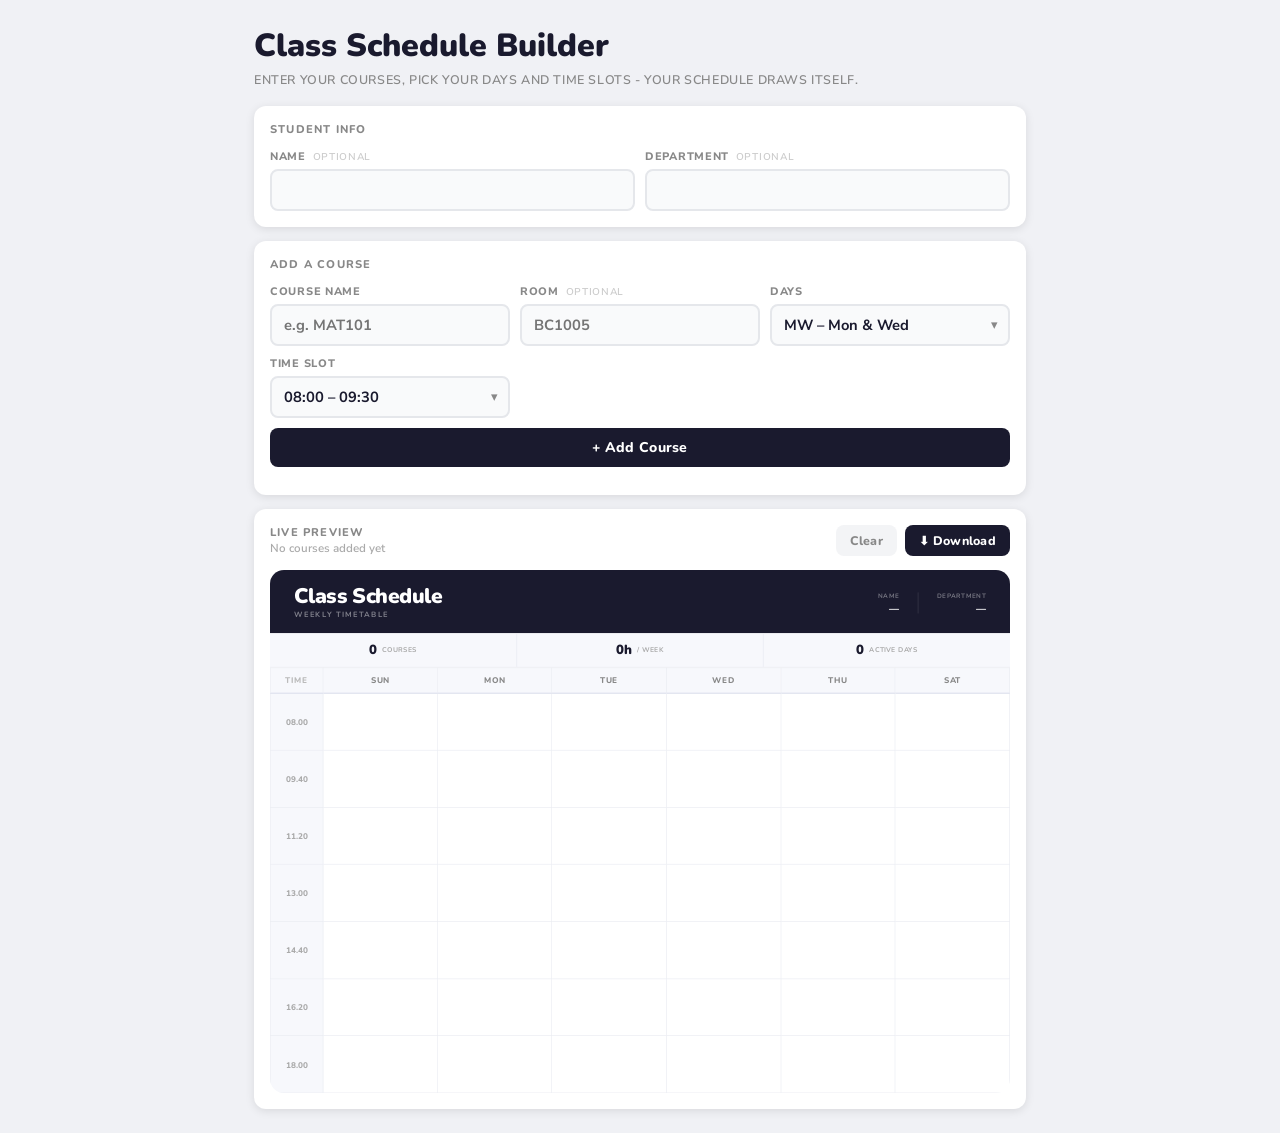
<file: index.html>
<!DOCTYPE html>
<html lang="en">
<head>
  <meta charset="UTF-8">
  <meta name="viewport" content="width=device-width, initial-scale=1.0">
  <title>Class Schedule Builder</title>
  <link href="https://fonts.googleapis.com/css2?family=Nunito:wght@400;600;700;800;900&family=Nunito+Sans:wght@400;600;700&display=swap" rel="stylesheet">
  <style>
    :root {
      --bg: #f0f1f5;
      --white: #ffffff;
      --dark: #1a1a2e;
      --mid: #888;
      --accent: #4f46e5;
      --shadow: rgba(0,0,0,0.10);
      --radius: 12px;
    }

    * { box-sizing: border-box; margin: 0; padding: 0; }

    body {
      font-family: 'Nunito Sans', sans-serif;
      background: var(--bg);
      min-height: 100vh;
      padding: 16px;
      color: var(--dark);
    }

    .page-header { margin-bottom: 18px; }
    .page-header h1 {
      font-family: 'Nunito', sans-serif;
      font-size: 2rem;
      font-weight: 900;
      color: var(--dark);
      margin-bottom: 4px;
    }
    .page-header p {
      font-size: 0.78rem;
      color: var(--mid);
      font-weight: 600;
      letter-spacing: 0.6px;
      text-transform: uppercase;
    }

    .panel {
      background: var(--white);
      border-radius: var(--radius);
      padding: 16px;
      margin-bottom: 14px;
      box-shadow: 0 2px 10px var(--shadow);
    }
    .panel-title {
      font-family: 'Nunito', sans-serif;
      font-size: 0.7rem;
      font-weight: 800;
      letter-spacing: 1.2px;
      text-transform: uppercase;
      color: var(--mid);
      margin-bottom: 12px;
    }

    .info-grid {
      display: grid;
      grid-template-columns: 1fr 1fr;
      gap: 10px;
    }
    @media (max-width: 400px) {
      .info-grid { grid-template-columns: 1fr; }
    }

    .form-grid {
      display: grid;
      grid-template-columns: 1fr 1fr;
      gap: 10px;
    }
    .form-group {
      display: flex;
      flex-direction: column;
      gap: 5px;
    }
    .form-group.full { grid-column: 1 / -1; }

    label {
      font-size: 0.68rem;
      font-weight: 800;
      letter-spacing: 0.7px;
      text-transform: uppercase;
      color: var(--mid);
    }
    .opt {
      font-weight: 600;
      color: #ccc;
      margin-left: 3px;
      font-size: 0.62rem;
    }

    input[type="text"], select {
      font-family: 'Nunito Sans', sans-serif;
      font-size: 0.92rem;
      font-weight: 700;
      border: 2px solid #e5e7eb;
      border-radius: 8px;
      padding: 9px 12px;
      color: var(--dark);
      background: #f9fafb;
      outline: none;
      width: 100%;
      transition: border-color 0.2s, background 0.2s;
      -webkit-appearance: none;
      appearance: none;
    }
    input[type="text"]:focus, select:focus {
      border-color: var(--accent);
      background: var(--white);
    }

    /* Custom select arrow */
    .select-wrap { position: relative; }
    .select-wrap::after {
      content: '▾';
      position: absolute;
      right: 12px;
      top: 50%;
      transform: translateY(-50%);
      color: var(--mid);
      font-size: 0.8rem;
      pointer-events: none;
    }
    .select-wrap select { padding-right: 30px; }

    .btn {
      font-family: 'Nunito', sans-serif;
      font-weight: 800;
      font-size: 0.88rem;
      letter-spacing: 0.3px;
      padding: 10px 18px;
      border: none;
      border-radius: 8px;
      cursor: pointer;
      transition: opacity 0.15s, transform 0.1s;
      width: 100%;
      text-align: center;
    }
    .btn:active { transform: scale(0.97); }
    .btn-add  { background: var(--dark); color: #fff; }
    .btn-add:hover { opacity: 0.85; }
    .btn-clear { background: #f3f4f6; color: var(--mid); }
    .btn-clear:hover { background: #e5e7eb; }
    .btn-download { background: var(--dark); color: #fff; }
    .btn-download:hover { opacity: 0.85; }

    .entry-list {
      display: flex;
      flex-direction: column;
      gap: 6px;
      margin-top: 12px;
    }
    .entry-tag {
      display: flex;
      align-items: center;
      gap: 8px;
      border-radius: 8px;
      padding: 8px 10px 8px 12px;
      font-size: 0.8rem;
      font-weight: 700;
      border-left: 4px solid #999;
    }
    .entry-tag .tag-info { flex: 1; display: flex; flex-direction: column; gap: 1px; }
    .entry-tag .tag-name { font-size: 0.84rem; font-weight: 800; }
    .entry-tag .tag-meta { font-size: 0.72rem; font-weight: 500; opacity: 0.65; }
    .entry-tag .remove-btn {
      cursor: pointer;
      font-size: 1rem;
      color: #ccc;
      line-height: 1;
      padding: 4px;
      transition: color 0.15s;
      flex-shrink: 0;
    }
    .entry-tag .remove-btn:hover { color: #ef4444; }

    .preview-wrap {
      background: var(--white);
      border-radius: var(--radius);
      padding: 16px;
      box-shadow: 0 2px 10px var(--shadow);
    }
    .preview-actions {
      display: flex;
      justify-content: space-between;
      align-items: center;
      margin-bottom: 14px;
      gap: 8px;
    }
    .preview-label {
      font-family: 'Nunito', sans-serif;
      font-size: 0.7rem;
      font-weight: 800;
      letter-spacing: 1.2px;
      text-transform: uppercase;
      color: var(--mid);
    }
    .preview-meta {
      font-size: 0.72rem;
      color: #aaa;
      font-weight: 600;
    }
    .preview-btns { display: flex; gap: 8px; align-items: center; }
    .preview-btns .btn { width: auto; font-size: 0.78rem; padding: 7px 14px; }

    /* ── Poster canvas: fixed 800×640, scaled uniformly ── */
    .poster-scaler {
      width: 100%;
      overflow: hidden;
      border-radius: 14px;
    }
    #posterCard {
      width: 1123px;
      height: 794px;
      transform-origin: top left;
      background: #ffffff;
      border-radius: 14px;
      overflow: hidden;
      display: flex;
      flex-direction: column;
      font-family: 'Nunito', sans-serif;
    }

    /* Coloured header band */
    .poster-header {
      background: #1a1a2e;
      padding: 24px 36px 20px;
      display: flex;
      align-items: center;
      justify-content: space-between;
      flex-shrink: 0;
    }
    .poster-header-left { display: flex; flex-direction: column; gap: 4px; }
    .poster-title {
      font-weight: 900;
      font-size: 2rem;
      color: #ffffff;
      letter-spacing: -0.5px;
      line-height: 1;
    }
    .poster-subtitle {
      font-size: 0.72rem;
      font-weight: 700;
      color: rgba(255,255,255,0.45);
      letter-spacing: 2px;
      text-transform: uppercase;
    }
    .poster-header-right {
      display: flex;
      gap: 28px;
      align-items: center;
    }
    .poster-info-chip {
      display: flex;
      flex-direction: column;
      align-items: flex-end;
      gap: 3px;
    }
    .poster-info-chip .chip-label {
      font-size: 0.6rem;
      font-weight: 700;
      color: rgba(255,255,255,0.4);
      text-transform: uppercase;
      letter-spacing: 1px;
    }
    .poster-info-chip .chip-val {
      font-size: 0.95rem;
      font-weight: 800;
      color: #fff;
    }
    .poster-divider {
      width: 1px;
      height: 32px;
      background: rgba(255,255,255,0.15);
    }

    /* Stats row */
    .poster-stats {
      background: #f7f8fc;
      border-bottom: 1px solid #e8eaf0;
      display: flex;
      flex-shrink: 0;
    }
    .pstat {
      flex: 1;
      display: flex;
      align-items: center;
      justify-content: center;
      gap: 8px;
      padding: 12px 0;
      border-right: 1px solid #e8eaf0;
    }
    .pstat:last-child { border-right: none; }
    .pstat-val {
      font-weight: 900;
      font-size: 1.25rem;
      color: #1a1a2e;
    }
    .pstat-lbl {
      font-size: 0.65rem;
      font-weight: 700;
      color: #aaa;
      text-transform: uppercase;
      letter-spacing: 0.5px;
    }

    /* Table */
    .poster-table-wrap {
      flex: 1;
      overflow: hidden;
      display: flex;
      flex-direction: column;
    }
    .poster-table {
      width: 100%;
      height: 100%;
      border-collapse: collapse;
      table-layout: fixed;
    }
    .poster-table th, .poster-table td {
      border: 1px solid #eaecf2;
      text-align: center;
      vertical-align: middle;
      padding: 0;
    }
    .poster-table thead th {
      background: #f7f8fc;
      font-weight: 800;
      font-size: 0.78rem;
      color: #888;
      padding: 10px 4px;
      text-transform: uppercase;
      letter-spacing: 0.8px;
      border-bottom: 2px solid #e0e3ee;
    }
    .poster-table thead th:first-child {
      width: 80px;
      color: #bbb;
    }
    .poster-table tbody tr {
      height: calc(100% / 7);
    }
    .poster-table tbody td {
      font-size: 0.9rem;
    }
    .poster-table tbody td.time-cell {
      font-weight: 800;
      font-size: 0.78rem;
      color: #aaa;
      background: #f7f8fc;
      letter-spacing: 0.3px;
    }
    .poster-table tbody tr:hover td { background-color: #fafbff; }
    .poster-table tbody tr:hover td.time-cell { background-color: #f7f8fc; }

    .pcourse-card {
      display: flex;
      flex-direction: column;
      align-items: center;
      justify-content: center;
      height: 100%;
      padding: 6px 4px;
      border-top: 4px solid;
      gap: 3px;
      animation: popIn 0.18s cubic-bezier(0.34,1.56,0.64,1);
    }
    @keyframes popIn {
      from { transform: scale(0.85); opacity: 0; }
      to   { transform: scale(1);   opacity: 1; }
    }
    .pcourse-name {
      font-weight: 900;
      font-size: 0.88rem;
      line-height: 1.1;
      overflow: hidden;
      text-overflow: ellipsis;
      white-space: nowrap;
      max-width: 92%;
    }
    .pcourse-room {
      font-size: 0.7rem;
      font-weight: 700;
      opacity: 0.6;
      overflow: hidden;
      text-overflow: ellipsis;
      white-space: nowrap;
      max-width: 92%;
    }

    @media (min-width: 640px) {
      body { padding: 24px; max-width: 820px; margin: 0 auto; }
      .form-grid { grid-template-columns: 1fr 1fr 1fr; }
      .btn-add-wrap { grid-column: auto; }
    }
    /* Poster internals are always fixed-size – no responsive overrides needed */
  </style>
</head>
<body>

  <div class="page-header">
    <h1>Class Schedule Builder</h1>
    <p>Enter your courses, pick your days and time slots - your schedule draws itself.</p>
  </div>

  <div class="panel">
    <div class="panel-title">Student Info</div>
    <div class="info-grid">
      <div class="form-group">
        <label>Name <span class="opt">optional</span></label>
        <input class="info-input" id="studentName" type="text">
      </div>
      <div class="form-group">
        <label>Department <span class="opt">optional</span></label>
        <input class="info-input" id="studentDept" type="text">
      </div>
    </div>
  </div>

  <div class="panel">
    <div class="panel-title">Add a Course</div>
    <div class="form-grid">

      <div class="form-group">
        <label>Course Name</label>
        <input type="text" id="courseName" placeholder="e.g. MAT101" maxlength="12">
      </div>

      <div class="form-group">
        <label>Room <span class="opt">optional</span></label>
        <input type="text" id="courseRoom" placeholder="BC1005" maxlength="10">
      </div>

      <div class="form-group">
        <label>Days</label>
        <div class="select-wrap">
          <select id="courseDays">
            <option value="MW">MW – Mon &amp; Wed</option>
            <option value="ST">ST – Sun &amp; Tue</option>
            <option value="AR">AR – Thu &amp; Sat</option>
          </select>
        </div>
      </div>

      <div class="form-group">
        <label>Time Slot</label>
        <div class="select-wrap">
          <select id="courseSlot">
            <option value="0">08:00 – 09:30</option>
            <option value="1">09:40 – 11:10</option>
            <option value="2">11:20 – 12:50</option>
            <option value="3">13:00 – 14:30</option>
            <option value="4">14:40 – 16:10</option>
            <option value="5">16:20 – 17:50</option>
            <option value="6">18:00 – 19:30</option>
          </select>
        </div>
      </div>

      <div class="form-group full">
        <button class="btn btn-add" onclick="addCourse()">+ Add Course</button>
      </div>

    </div>
    <div class="entry-list" id="entryList"></div>
  </div>

    <div class="preview-wrap">
    <div class="preview-actions">
      <div>
        <div class="preview-label">Live Preview</div>
        <div class="preview-meta" id="previewMeta">No courses added yet</div>
      </div>
      <div class="preview-btns">
        <button class="btn btn-clear" onclick="clearAll()">Clear</button>
        <button class="btn btn-download" id="dlBtn" onclick="downloadPNG()">⬇ Download</button>
      </div>
    </div>

    <div class="poster-scaler" id="posterScaler">
    <div id="posterCard">

      <!-- Header band -->
      <div class="poster-header">
        <div class="poster-header-left">
          <div class="poster-title">Class Schedule</div>
          <div class="poster-subtitle">Weekly Timetable</div>
        </div>
        <div class="poster-header-right">
          <div class="poster-info-chip">
            <span class="chip-label">Name</span>
            <span class="chip-val" id="pName">—</span>
          </div>
          <div class="poster-divider"></div>
          <div class="poster-info-chip">
            <span class="chip-label">Department</span>
            <span class="chip-val" id="pDept">—</span>
          </div>
        </div>
      </div>

      <!-- Stats strip -->
      <div class="poster-stats">
        <div class="pstat"><span class="pstat-val" id="pStatCourses">0</span><span class="pstat-lbl">Courses</span></div>
        <div class="pstat"><span class="pstat-val" id="pStatHours">0h</span><span class="pstat-lbl">/ week</span></div>
        <div class="pstat"><span class="pstat-val" id="pStatDays">0</span><span class="pstat-lbl">Active days</span></div>
      </div>

      <!-- Table -->
      <div class="poster-table-wrap">
        <table class="poster-table" id="posterTable">
          <thead id="pHead"></thead>
          <tbody id="pBody"></tbody>
        </table>
      </div>

    </div>
    </div><!-- /posterScaler -->
  </div>

  <script>
    const POSTER_W = 1123;
    const POSTER_H = 794;

    function scalePoster() {
      const scaler = document.getElementById('posterScaler');
      const card   = document.getElementById('posterCard');
      const available = scaler.clientWidth;
      const scale = available / POSTER_W;
      card.style.transform = `scale(${scale})`;
      scaler.style.height = (POSTER_H * scale) + 'px';
    }

    window.addEventListener('resize', scalePoster);

    const DAYS   = ['Sun','Mon','Tue','Wed','Thu','Sat'];
    const SLOTS  = ['08:00–09:30','09:40–11:10','11:20–12:50','13:00–14:30','14:40–16:10','16:20–17:50','18:00–19:30'];
    const COLORS = [
      { bg:'#e8f5e9', border:'#43a047', text:'#2e7d32' },
      { bg:'#e3f2fd', border:'#1e88e5', text:'#1565c0' },
      { bg:'#fff3e0', border:'#fb8c00', text:'#e65100' },
      { bg:'#fce4ec', border:'#e91e63', text:'#880e4f' },
      { bg:'#f3e5f5', border:'#8e24aa', text:'#4a148c' },
      { bg:'#e0f2f1', border:'#00897b', text:'#004d40' },
      { bg:'#fffde7', border:'#f9a825', text:'#f57f17' },
      { bg:'#fbe9e7', border:'#f4511e', text:'#bf360c' },
    ];
    const DAY_MAP = { MW:[1,3], ST:[0,2], AR:[4,5] };

    let courses = [];

    function nextColor() {
      const used = new Set(courses.map(c => c.color));
      for (let i = 0; i < COLORS.length; i++) if (!used.has(i)) return i;
      const counts = Array(COLORS.length).fill(0);
      courses.forEach(c => counts[c.color]++);
      return counts.indexOf(Math.min(...counts));
    }

    function addCourse() {
      const name = document.getElementById('courseName').value.trim().toUpperCase();
      const room = document.getElementById('courseRoom').value.trim().toUpperCase();
      const days = document.getElementById('courseDays').value;
      const slot = parseInt(document.getElementById('courseSlot').value);
      if (!name) { alert('Please enter a course name.'); return; }

      const newDayCols = DAY_MAP[days] || [];
      const conflict = courses.find(c => {
        if (c.slot !== slot) return false;
        const existingCols = DAY_MAP[c.days] || [];
        return newDayCols.some(d => existingCols.includes(d));
      });
      if (conflict) {
        const conflictDays = newDayCols
          .filter(d => (DAY_MAP[conflict.days] || []).includes(d))
          .map(d => DAYS[d]).join(' & ');
        showConflictError(`Conflict: ${conflict.name} already occupies ${conflictDays} at ${SLOTS[slot].split('–')[0].trim()}`);
        return;
      }

      clearConflictError();
      courses.push({ name, room, days, slot, color: nextColor() });
      document.getElementById('courseName').value = '';
      document.getElementById('courseRoom').value = '';
      renderTags();
      renderPreview();
    }

    function showConflictError(msg) {
      let el = document.getElementById('conflictMsg');
      if (!el) {
        el = document.createElement('div');
        el.id = 'conflictMsg';
        el.style.cssText = `
          margin-top: 10px; padding: 9px 13px;
          background: #fef2f2; border: 1.5px solid #fca5a5;
          border-radius: 8px; color: #b91c1c;
          font-size: 0.8rem; font-weight: 700;
          display: flex; align-items: center; gap: 7px;
        `;
        document.getElementById('entryList').before(el);
      }
      el.innerHTML = `<span style="font-size:1rem">⚠️</span> ${msg}`;
      el.style.display = 'flex';
    }

    function clearConflictError() {
      const el = document.getElementById('conflictMsg');
      if (el) el.style.display = 'none';
    }

    function removeCourse(i) {
      courses.splice(i, 1);
      renderTags();
      renderPreview();
    }

    function clearAll() {
      courses = [];
      renderTags();
      renderPreview();
    }

    function renderTags() {
      const list = document.getElementById('entryList');
      list.innerHTML = '';
      courses.forEach((c, i) => {
        const col = COLORS[c.color];
        const tag = document.createElement('div');
        tag.className = 'entry-tag';
        tag.style.borderColor = col.border;
        tag.style.background  = col.bg;
        tag.style.color       = col.text;
        const roomPart = c.room ? ` · ${c.room}` : '';
        const slotLabel = SLOTS[c.slot].split('–')[0];
        tag.innerHTML = `
          <div class="tag-info">
            <span class="tag-name">${c.name}</span>
            <span class="tag-meta">${c.days}${roomPart} · ${slotLabel}</span>
          </div>
          <span class="remove-btn" onclick="removeCourse(${i})">✕</span>
        `;
        list.appendChild(tag);
      });
    }

    function renderPreview() {
      const sName = document.getElementById('studentName').value.trim();
      const sDept = document.getElementById('studentDept').value.trim();

      document.getElementById('pName').textContent = sName || '—';
      document.getElementById('pDept').textContent = sDept || '—';

      const uniqueDays = new Set();
      courses.forEach(c => (DAY_MAP[c.days] || []).forEach(d => uniqueDays.add(d)));
      const totalHours = courses.length * 3;
      document.getElementById('pStatCourses').textContent = courses.length;
      document.getElementById('pStatHours').textContent   = totalHours + 'h';
      document.getElementById('pStatDays').textContent    = uniqueDays.size;

      const meta = courses.length === 0
        ? 'No courses added yet'
        : `${courses.length} course${courses.length > 1 ? 's' : ''} added`;
      document.getElementById('previewMeta').textContent = meta;

      const grid = Array.from({length: SLOTS.length}, () => Array(DAYS.length).fill(null));
      courses.forEach(c => {
        (DAY_MAP[c.days] || []).forEach(di => { grid[c.slot][di] = c; });
      });

      const head = document.getElementById('pHead');
      let headHtml = '<tr><th>Time</th>';
      DAYS.forEach((d) => {
        headHtml += `<th>${d}</th>`;
      });
      headHtml += '</tr>';
      head.innerHTML = headHtml;

      const body = document.getElementById('pBody');
      let bodyHtml = '';
      SLOTS.forEach((slot, si) => {
        const t1 = slot.split('–')[0].trim();
        const label = t1.replace(':', '.');
        bodyHtml += `<tr><td class="time-cell">${label}</td>`;
        DAYS.forEach((_, di) => {
          const c = grid[si][di];
          if (c) {
            const col = COLORS[c.color];
            bodyHtml += `<td style="padding:0; background:${col.bg};">
              <div class="pcourse-card" style="border-top-color:${col.border}; color:${col.text};">
                <div class="pcourse-name">${c.name}</div>
                ${c.room ? `<div class="pcourse-room">${c.room}</div>` : ''}
              </div>
            </td>`;
          } else {
            bodyHtml += `<td></td>`;
          }
        });
        bodyHtml += '</tr>';
      });
      body.innerHTML = bodyHtml;
    }

    // ── Pure Canvas download — pixel-perfect, no html2canvas ──────────────
    function downloadPNG() {
      const btn = document.getElementById('dlBtn');
      btn.textContent = '…';
      btn.disabled = true;

      const S = 3;
      const W = POSTER_W * S;
      const H = POSTER_H * S;

      const canvas = document.createElement('canvas');
      canvas.width  = W;
      canvas.height = H;
      const ctx = canvas.getContext('2d');
      ctx.scale(S, S);

      const sName = document.getElementById('studentName').value.trim() || '—';
      const sDept = document.getElementById('studentDept').value.trim() || '—';
      const uniqueDays = new Set();
      courses.forEach(c => (DAY_MAP[c.days]||[]).forEach(d => uniqueDays.add(d)));
      const totalHours = courses.length * 3;

      // Layout
      const PW = POSTER_W, PH = POSTER_H;
      const HDR_H   = 90;
      const STAT_H  = 50;
      const THEAD_H = 36;
      const TIME_W  = 82;
      const TABLE_Y = HDR_H + STAT_H;
      const BODY_H  = PH - TABLE_Y - THEAD_H;
      const ROW_H   = BODY_H / SLOTS.length;
      const COL_W   = (PW - TIME_W) / DAYS.length;

      // Background
      ctx.fillStyle = '#ffffff';
      ctx.fillRect(0, 0, PW, PH);

      // Header
      ctx.fillStyle = '#1a1a2e';
      ctx.fillRect(0, 0, PW, HDR_H);

      ctx.textBaseline = 'middle';
      ctx.fillStyle = '#ffffff';
      ctx.font = `900 26px Nunito, sans-serif`;
      ctx.fillText('Class Schedule', 36, 36);
      ctx.font = `700 10px Nunito, sans-serif`;
      ctx.fillStyle = 'rgba(255,255,255,0.4)';
      ctx.fillText('WEEKLY TIMETABLE', 36, 60);

      // Name chip (right side)
      ctx.textAlign = 'right';
      ctx.font = `700 9px Nunito, sans-serif`;
      ctx.fillStyle = 'rgba(255,255,255,0.4)';
      ctx.fillText('NAME', PW - 160, 33);
      ctx.font = `800 13px Nunito, sans-serif`;
      ctx.fillStyle = '#ffffff';
      ctx.fillText(sName, PW - 160, 55);

      // Divider
      ctx.strokeStyle = 'rgba(255,255,255,0.15)';
      ctx.lineWidth = 1;
      ctx.beginPath(); ctx.moveTo(PW - 148, 22); ctx.lineTo(PW - 148, 72); ctx.stroke();

      // Dept chip
      ctx.textAlign = 'right';
      ctx.font = `700 9px Nunito, sans-serif`;
      ctx.fillStyle = 'rgba(255,255,255,0.4)';
      ctx.fillText('DEPARTMENT', PW - 28, 33);
      ctx.font = `800 13px Nunito, sans-serif`;
      ctx.fillStyle = '#ffffff';
      ctx.fillText(sDept, PW - 28, 55);
      ctx.textAlign = 'left';

      // Stats strip
      ctx.fillStyle = '#f7f8fc';
      ctx.fillRect(0, HDR_H, PW, STAT_H);
      ctx.strokeStyle = '#e8eaf0';
      ctx.lineWidth = 1;
      ctx.beginPath(); ctx.moveTo(0, HDR_H + STAT_H); ctx.lineTo(PW, HDR_H + STAT_H); ctx.stroke();

      [
        { val: String(courses.length), lbl: 'COURSES' },
        { val: totalHours + 'h',        lbl: '/ WEEK'  },
        { val: String(uniqueDays.size), lbl: 'ACTIVE DAYS' },
      ].forEach((s, i) => {
        const cx = (PW / 3) * i + PW / 6;
        if (i > 0) {
          ctx.strokeStyle = '#e8eaf0'; ctx.lineWidth = 1;
          ctx.beginPath(); ctx.moveTo((PW/3)*i, HDR_H+10); ctx.lineTo((PW/3)*i, HDR_H+STAT_H-10); ctx.stroke();
        }
        ctx.font = `900 17px Nunito, sans-serif`;
        ctx.fillStyle = '#1a1a2e';
        ctx.textAlign = 'center';
        ctx.fillText(s.val, cx - 18, HDR_H + STAT_H / 2);
        const vw = ctx.measureText(s.val).width;
        ctx.font = `700 9px Nunito, sans-serif`;
        ctx.fillStyle = '#aaa';
        ctx.textAlign = 'left';
        ctx.fillText(s.lbl, cx - 18 + vw / 2 + 5, HDR_H + STAT_H / 2);
      });
      ctx.textAlign = 'left';

      // Table header
      ctx.fillStyle = '#f7f8fc';
      ctx.fillRect(0, TABLE_Y, PW, THEAD_H);
      ctx.strokeStyle = '#e0e3ee'; ctx.lineWidth = 2;
      ctx.beginPath(); ctx.moveTo(0, TABLE_Y + THEAD_H); ctx.lineTo(PW, TABLE_Y + THEAD_H); ctx.stroke();

      ctx.font = `800 10px Nunito, sans-serif`;
      ctx.fillStyle = '#ccc';
      ctx.textAlign = 'center'; ctx.textBaseline = 'middle';
      ctx.fillText('TIME', TIME_W / 2, TABLE_Y + THEAD_H / 2);

      DAYS.forEach((d, di) => {
        const x = TIME_W + di * COL_W;
        ctx.strokeStyle = '#e8eaf0'; ctx.lineWidth = 1;
        ctx.beginPath(); ctx.moveTo(x, TABLE_Y); ctx.lineTo(x, PH); ctx.stroke();
        ctx.font = `800 11px Nunito, sans-serif`;
        ctx.fillStyle = '#777';
        ctx.fillText(d.toUpperCase(), x + COL_W / 2, TABLE_Y + THEAD_H / 2);
      });

      // Time col border
      ctx.strokeStyle = '#e8eaf0'; ctx.lineWidth = 1;
      ctx.beginPath(); ctx.moveTo(TIME_W, TABLE_Y); ctx.lineTo(TIME_W, PH); ctx.stroke();

      // Grid
      const grid = Array.from({length: SLOTS.length}, () => Array(DAYS.length).fill(null));
      courses.forEach(c => (DAY_MAP[c.days]||[]).forEach(di => { grid[c.slot][di] = c; }));

      SLOTS.forEach((slot, si) => {
        const ry = TABLE_Y + THEAD_H + si * ROW_H;

        // Row line
        ctx.strokeStyle = '#eaecf2'; ctx.lineWidth = 1;
        ctx.beginPath(); ctx.moveTo(0, ry); ctx.lineTo(PW, ry); ctx.stroke();

        // Time cell
        ctx.fillStyle = '#f7f8fc';
        ctx.fillRect(0, ry, TIME_W, ROW_H);
        ctx.font = `700 10px Nunito, sans-serif`;
        ctx.fillStyle = '#bbb';
        ctx.textAlign = 'center'; ctx.textBaseline = 'middle';
        ctx.fillText(slot.split('–')[0].trim().replace(':', '.'), TIME_W / 2, ry + ROW_H / 2);

        // Day cells
        DAYS.forEach((_, di) => {
          const cx = TIME_W + di * COL_W;
          const c = grid[si][di];
          if (c) {
            const col = COLORS[c.color];
            ctx.fillStyle = col.bg;
            ctx.fillRect(cx + 1, ry + 1, COL_W - 1, ROW_H - 1);
            ctx.fillStyle = col.border;
            ctx.fillRect(cx + 1, ry + 1, COL_W - 1, 4);
            ctx.textAlign = 'center'; ctx.textBaseline = 'middle';
            const hasRoom = !!c.room;
            ctx.font = `900 12px Nunito, sans-serif`;
            ctx.fillStyle = col.text;
            ctx.fillText(c.name, cx + COL_W / 2, ry + ROW_H / 2 - (hasRoom ? 7 : 0));
            if (hasRoom) {
              ctx.font = `600 10px Nunito, sans-serif`;
              ctx.globalAlpha = 0.6;
              ctx.fillText(c.room, cx + COL_W / 2, ry + ROW_H / 2 + 9);
              ctx.globalAlpha = 1;
            }
          }
        });
      });

      const a = document.createElement('a');
      a.download = 'class_schedule.png';
      a.href = canvas.toDataURL('image/png');
      a.click();

      btn.textContent = '⬇ Download';
      btn.disabled = false;
    }

    document.getElementById('studentName').addEventListener('input', renderPreview);
    document.getElementById('studentDept').addEventListener('input', renderPreview);
    document.getElementById('courseDays').addEventListener('change', clearConflictError);
    document.getElementById('courseSlot').addEventListener('change', clearConflictError);
    document.getElementById('courseName').addEventListener('input', clearConflictError);

    renderPreview();
    // Delay to ensure fonts/layout settled before first scale
    requestAnimationFrame(scalePoster);
  </script>
</body>
</html>
</file>
